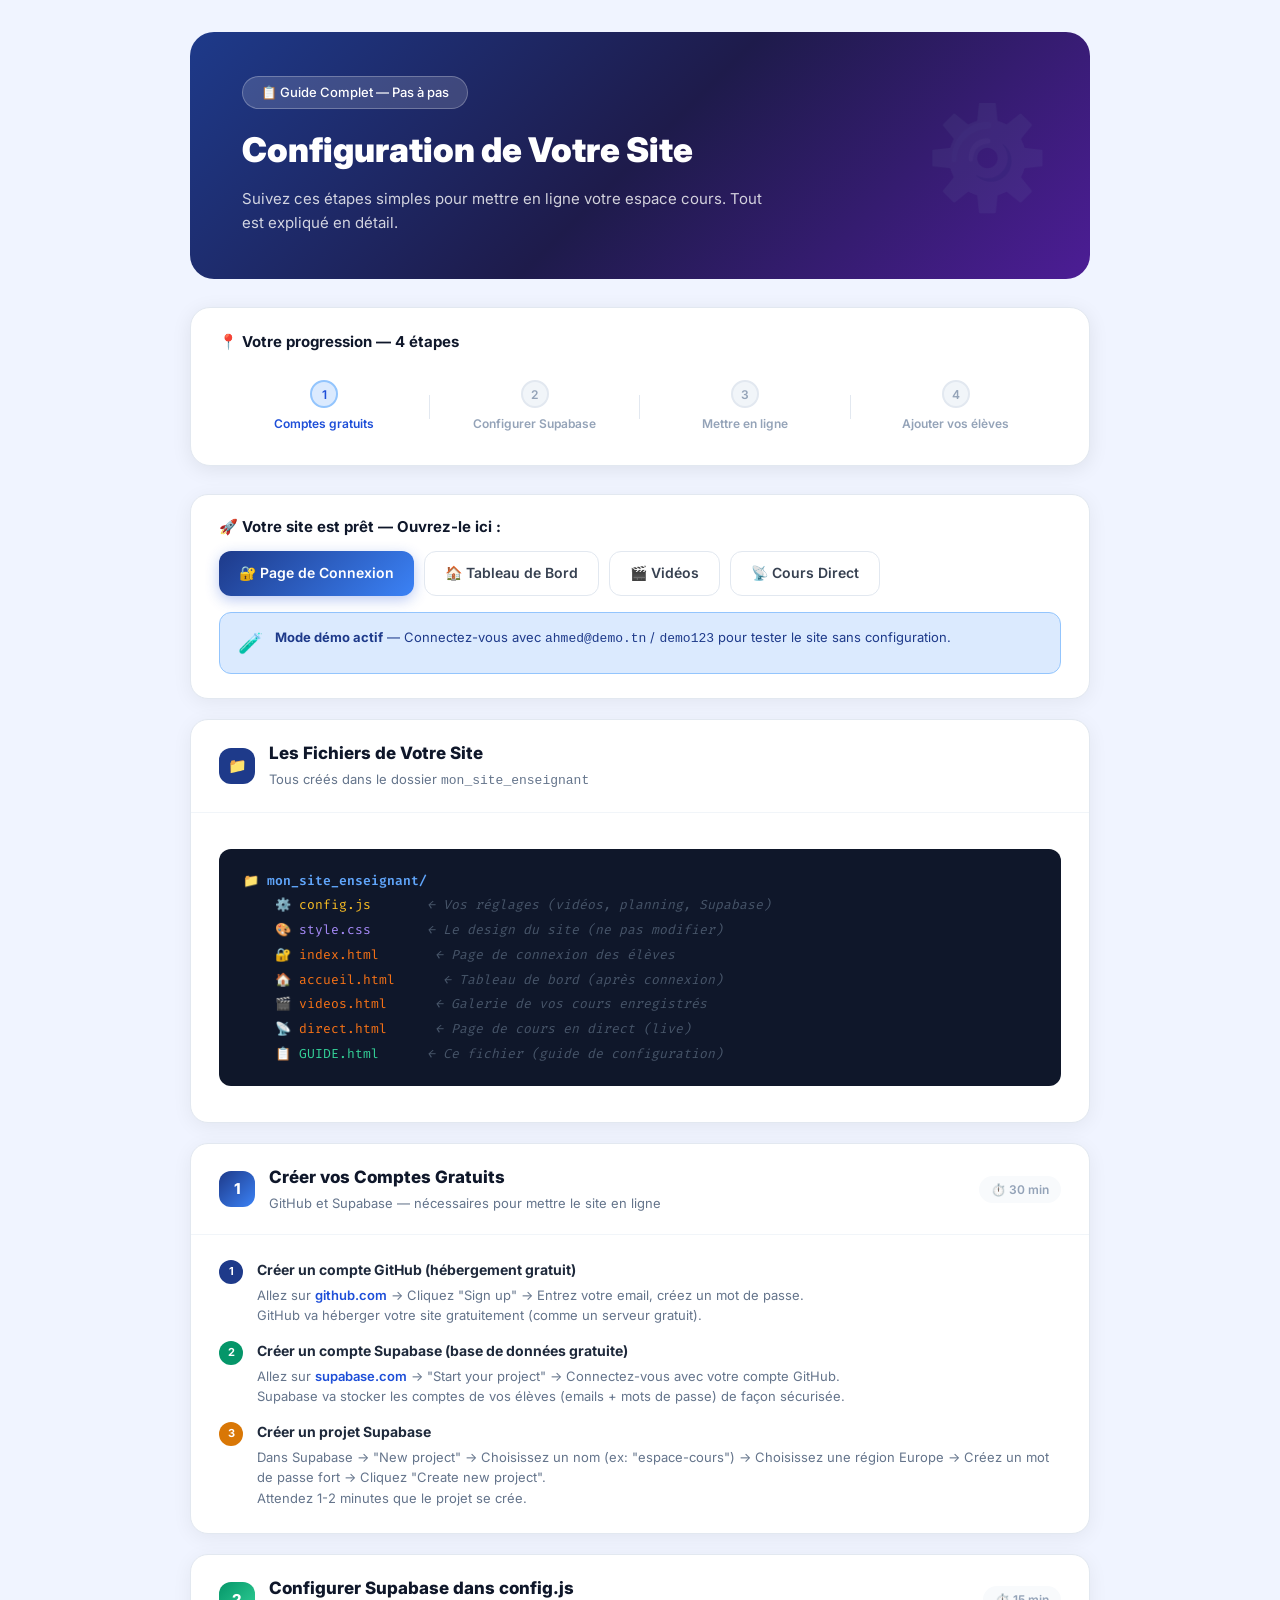
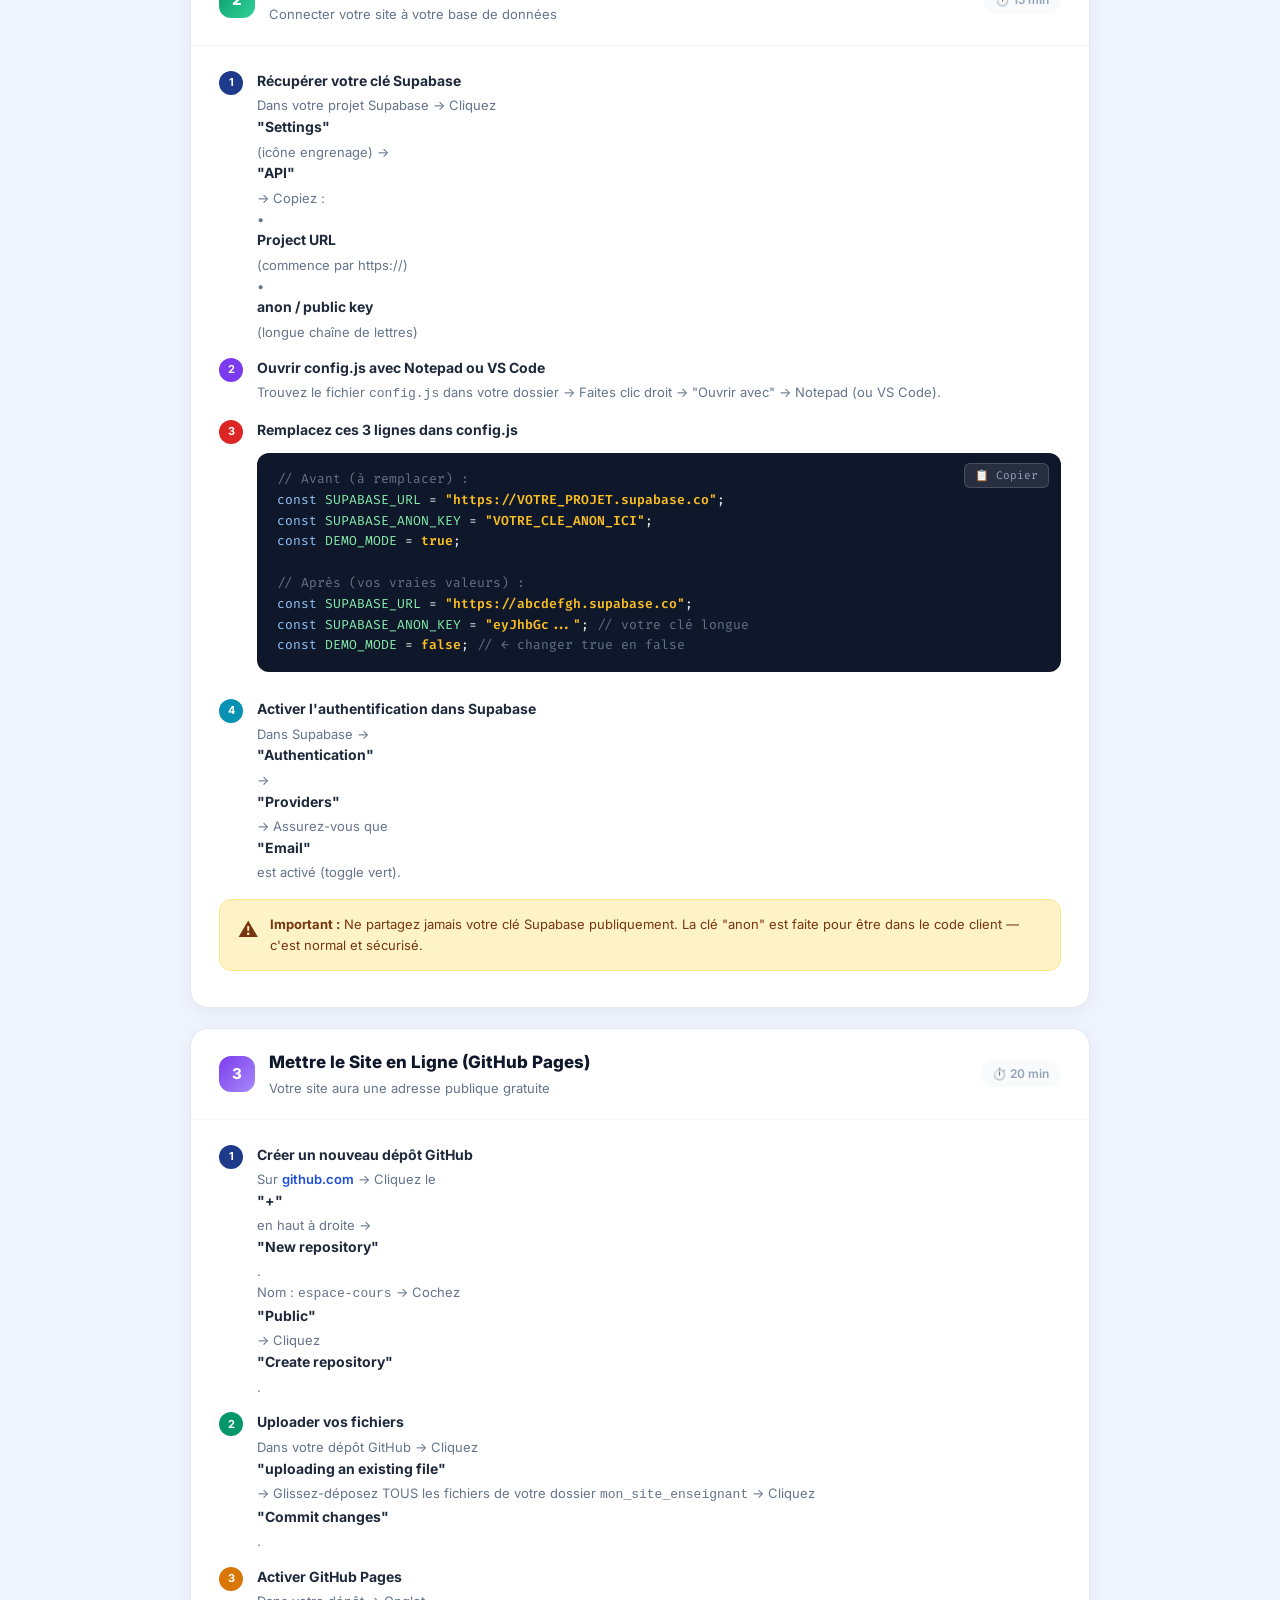
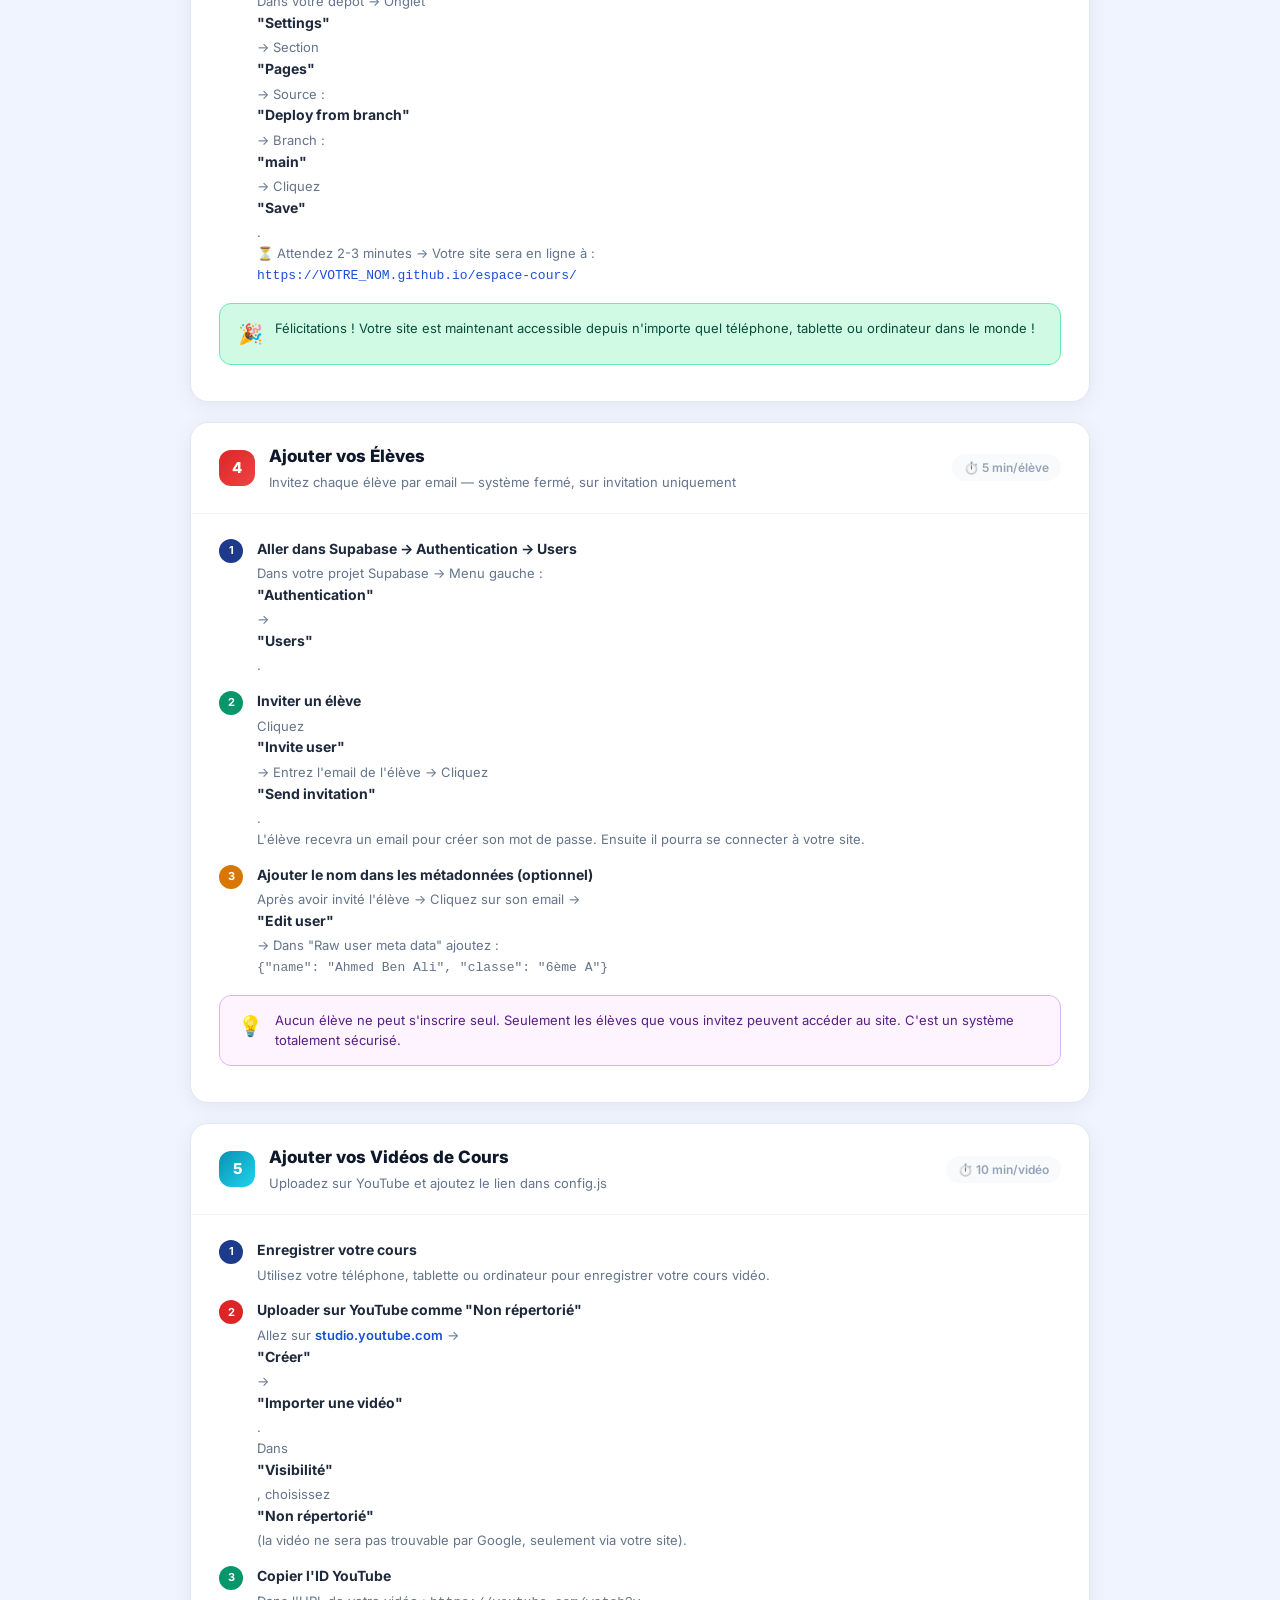
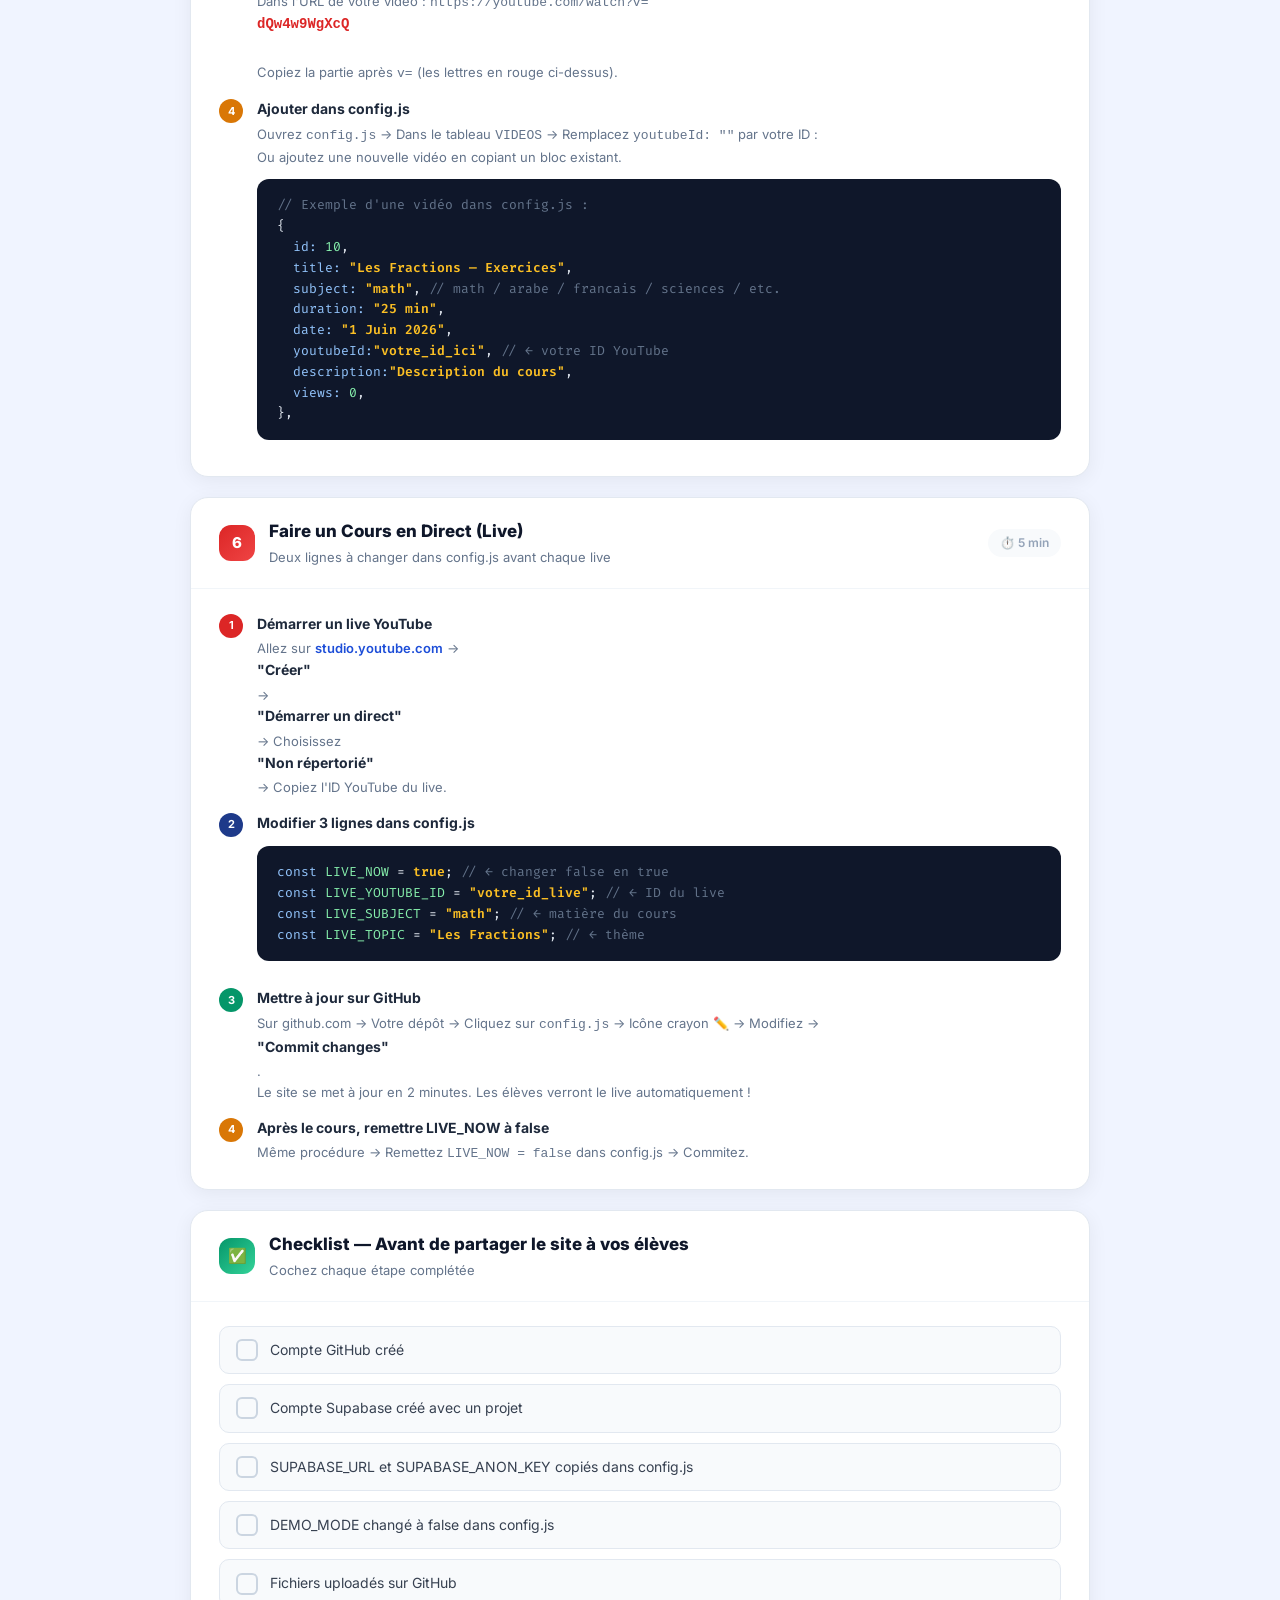
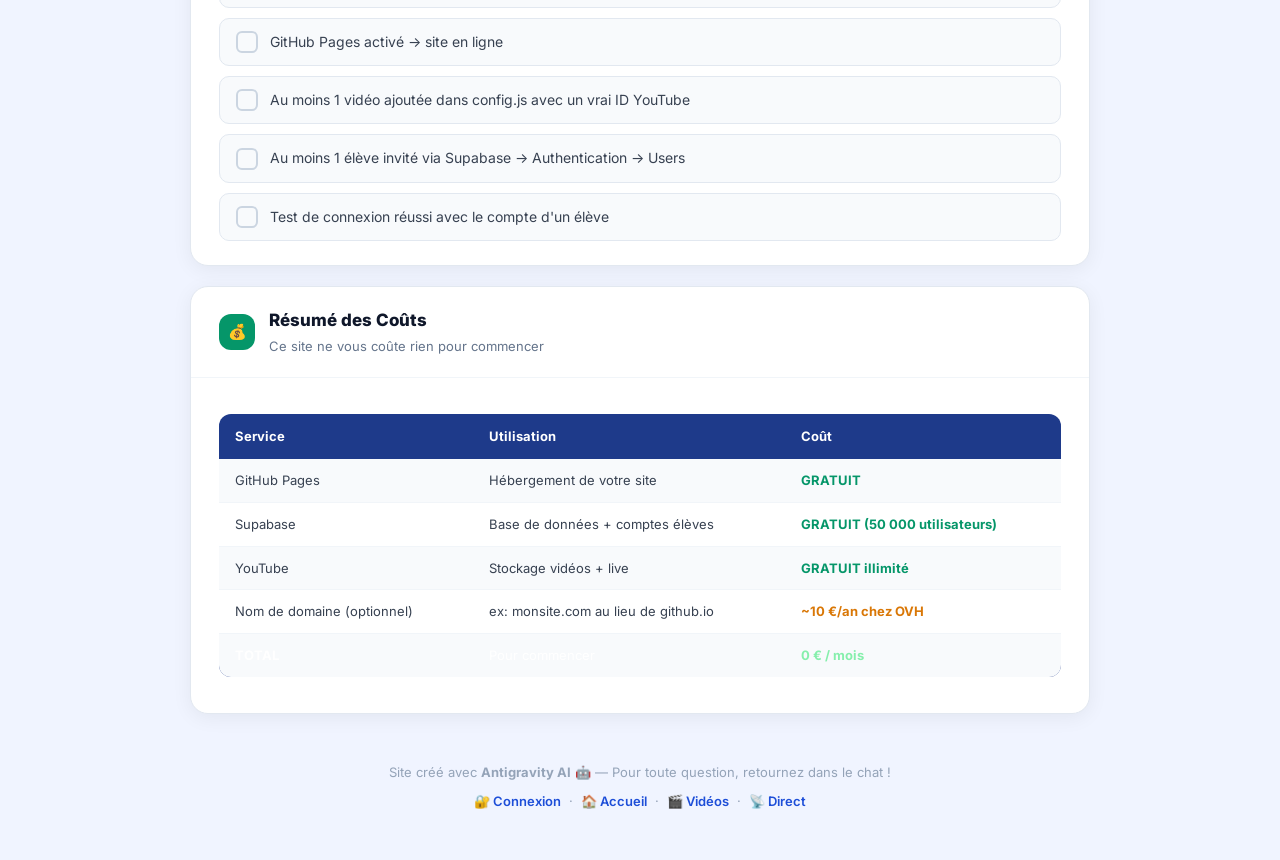
<file: GUIDE.html>
<!DOCTYPE html>
<html lang="fr">
<head>
  <meta charset="UTF-8" />
  <meta name="viewport" content="width=device-width, initial-scale=1.0" />
  <title>Guide de Configuration — Mon Site Enseignant</title>
  <style>
    @import url('https://fonts.googleapis.com/css2?family=Inter:wght@300;400;500;600;700;800;900&family=Tajawal:wght@400;700&display=swap');
    @import url('https://fonts.googleapis.com/css2?family=Fira+Code:wght@400;500&display=swap');

    * { margin: 0; padding: 0; box-sizing: border-box; }
    body { font-family: 'Inter', sans-serif; background: #f0f4ff; color: #0f172a; padding: 32px 16px; line-height: 1.6; }

    .page { max-width: 900px; margin: 0 auto; }

    /* Header */
    .header {
      background: linear-gradient(135deg, #1e3a8a 0%, #1e1b4b 50%, #4c1d95 100%);
      border-radius: 24px; padding: 44px 52px; color: white;
      margin-bottom: 28px; position: relative; overflow: hidden;
    }
    .header::before {
      content: '⚙️'; position: absolute; right: 40px; top: 50%;
      transform: translateY(-50%); font-size: 100px; opacity: 0.08;
    }
    .header-badge {
      display: inline-block; background: rgba(255,255,255,0.15);
      border: 1px solid rgba(255,255,255,0.25); border-radius: 30px;
      padding: 5px 18px; font-size: 13px; font-weight: 500; margin-bottom: 14px;
    }
    .header h1 { font-size: 34px; font-weight: 900; margin-bottom: 10px; }
    .header p  { font-size: 15px; opacity: 0.8; max-width: 520px; }

    /* Progress bar */
    .progress-bar {
      background: white; border-radius: 20px; padding: 22px 28px;
      box-shadow: 0 4px 20px rgba(0,0,0,0.08); border: 1px solid #e2e8f0;
      margin-bottom: 28px;
    }
    .progress-bar h2 { font-size: 15px; font-weight: 700; margin-bottom: 16px; color: #0f172a; }
    .steps-row { display: flex; gap: 0; }
    .step-pill {
      flex: 1; text-align: center; padding: 10px 4px; position: relative;
      font-size: 12px; font-weight: 600; color: #94a3b8;
    }
    .step-pill::after {
      content: ''; position: absolute; top: 50%; right: 0;
      width: 1px; height: 24px; background: #e2e8f0; transform: translateY(-50%);
    }
    .step-pill:last-child::after { display: none; }
    .step-pill .sp-num {
      width: 28px; height: 28px; border-radius: 50%;
      background: #f1f5f9; border: 2px solid #e2e8f0;
      display: flex; align-items: center; justify-content: center;
      margin: 0 auto 6px; font-size: 12px;
    }
    .step-pill.done { color: #059669; }
    .step-pill.done .sp-num { background: #d1fae5; border-color: #6ee7b7; }
    .step-pill.active { color: #1d4ed8; }
    .step-pill.active .sp-num { background: #dbeafe; border-color: #93c5fd; }
    @media (max-width: 600px) { .steps-row { flex-direction: column; gap: 8px; } .step-pill::after { display: none; } }

    /* Cards */
    .card {
      background: white; border-radius: 18px; border: 1px solid #e2e8f0;
      box-shadow: 0 4px 20px rgba(0,0,0,0.06); overflow: hidden;
      margin-bottom: 20px;
    }
    .card-header {
      display: flex; align-items: center; gap: 14px;
      padding: 20px 28px; border-bottom: 1px solid #f1f5f9;
    }
    .card-num {
      width: 36px; height: 36px; border-radius: 12px;
      display: flex; align-items: center; justify-content: center;
      font-size: 15px; font-weight: 800; color: white; flex-shrink: 0;
    }
    .card-title { font-size: 17px; font-weight: 800; color: #0f172a; }
    .card-sub   { font-size: 13px; color: #64748b; margin-top: 2px; }
    .card-time  { margin-left: auto; font-size: 12px; font-weight: 600; color: #94a3b8; background: #f8fafc; padding: 4px 12px; border-radius: 20px; flex-shrink: 0; }
    .card-body  { padding: 24px 28px; }

    /* Step items */
    .step-list { list-style: none; display: flex; flex-direction: column; gap: 14px; }
    .step-item { display: flex; gap: 14px; align-items: flex-start; }
    .step-dot {
      width: 24px; height: 24px; border-radius: 50%; flex-shrink: 0;
      display: flex; align-items: center; justify-content: center;
      font-size: 11px; font-weight: 700; color: white; margin-top: 1px;
    }
    .step-content { flex: 1; }
    .step-content strong { display: block; font-size: 14px; font-weight: 700; color: #1e293b; margin-bottom: 3px; }
    .step-content p { font-size: 13px; color: #64748b; line-height: 1.6; }
    .step-content a { color: #1d4ed8; font-weight: 600; text-decoration: none; }
    .step-content a:hover { text-decoration: underline; }

    /* Code blocks */
    .code-block {
      background: #0f172a; border-radius: 12px;
      padding: 16px 20px; margin: 12px 0;
      font-family: 'Fira Code', monospace; font-size: 13px;
      color: #e2e8f0; overflow-x: auto; position: relative;
    }
    .code-block .comment { color: #64748b; }
    .code-block .key     { color: #93c5fd; }
    .code-block .val     { color: #86efac; }
    .code-block .replace { color: #fbbf24; font-weight: 600; }
    .copy-btn {
      position: absolute; top: 10px; right: 12px;
      background: rgba(255,255,255,0.1); border: 1px solid rgba(255,255,255,0.15);
      color: #94a3b8; border-radius: 6px; padding: 4px 10px;
      font-size: 11px; cursor: pointer; font-family: inherit; transition: all 0.2s;
    }
    .copy-btn:hover { background: rgba(255,255,255,0.2); color: white; }

    /* Alerts */
    .alert {
      display: flex; gap: 12px; align-items: flex-start;
      padding: 14px 18px; border-radius: 12px;
      font-size: 13px; line-height: 1.6; margin: 12px 0;
    }
    .alert-icon { font-size: 20px; flex-shrink: 0; }
    .alert.info    { background: #dbeafe; color: #1e3a8a; border: 1px solid #93c5fd; }
    .alert.success { background: #d1fae5; color: #064e3b; border: 1px solid #6ee7b7; }
    .alert.warning { background: #fef3c7; color: #78350f; border: 1px solid #fde68a; }
    .alert.tip     { background: #fdf4ff; color: #581c87; border: 1px solid #d8b4fe; }

    /* File tree */
    .file-tree {
      background: #0f172a; border-radius: 12px; padding: 20px 24px;
      font-family: 'Fira Code', monospace; font-size: 13px; line-height: 1.9;
      margin: 12px 0;
    }
    .ft-folder { color: #60a5fa; font-weight: 600; }
    .ft-html   { color: #f97316; }
    .ft-css    { color: #a78bfa; }
    .ft-js     { color: #fbbf24; }
    .ft-guide  { color: #34d399; }
    .ft-comment{ color: #475569; font-style: italic; }

    /* Table */
    table { width: 100%; border-collapse: collapse; font-size: 13px; margin: 12px 0; border-radius: 12px; overflow: hidden; }
    th { background: #1e3a8a; color: white; padding: 12px 16px; text-align: left; font-weight: 700; }
    td { padding: 11px 16px; border-bottom: 1px solid #f1f5f9; color: #374151; }
    tr:last-child td { border-bottom: none; }
    tr:nth-child(even) td { background: #f8fafc; }

    /* Quick actions */
    .quick-btns { display: flex; gap: 10px; flex-wrap: wrap; margin-top: 8px; }
    .qbtn {
      display: inline-flex; align-items: center; gap: 8px;
      padding: 10px 20px; border-radius: 12px;
      font-size: 14px; font-weight: 600; text-decoration: none;
      border: none; cursor: pointer; transition: all 0.2s; font-family: inherit;
    }
    .qbtn:hover { transform: translateY(-2px); }
    .qbtn-primary { background: linear-gradient(135deg,#1e3a8a,#3b82f6); color: white; box-shadow: 0 4px 14px rgba(29,78,216,0.3); }
    .qbtn-outline { background: white; border: 1.5px solid #e2e8f0; color: #374151; }
    .qbtn-outline:hover { border-color: #3b82f6; color: #1d4ed8; }

    /* Section divider */
    .divider { height: 1px; background: #e2e8f0; margin: 8px 0 20px; }

    /* Checklist */
    .checklist { list-style: none; display: flex; flex-direction: column; gap: 10px; }
    .checklist li {
      display: flex; align-items: center; gap: 12px;
      font-size: 14px; color: #374151;
      background: #f8fafc; border: 1px solid #e2e8f0;
      border-radius: 10px; padding: 12px 16px;
    }
    .check-box {
      width: 22px; height: 22px; border: 2px solid #cbd5e1;
      border-radius: 6px; flex-shrink: 0; display: flex; align-items: center; justify-content: center;
      cursor: pointer; transition: all 0.2s; font-size: 13px;
    }
    .check-box.checked { background: #1d4ed8; border-color: #1d4ed8; color: white; }

    /* Footer */
    .footer {
      text-align: center; color: #94a3b8; font-size: 13px;
      padding: 28px 0; margin-top: 8px;
    }
    .footer a { color: #1d4ed8; font-weight: 600; text-decoration: none; }

    @media print {
      body { background: white; }
      .page { max-width: 100%; }
      .header { -webkit-print-color-adjust: exact; print-color-adjust: exact; }
      th { -webkit-print-color-adjust: exact; print-color-adjust: exact; }
    }
  </style>
</head>
<body>
<div class="page">

  <!-- Header -->
  <div class="header">
    <div class="header-badge">📋 Guide Complet — Pas à pas</div>
    <h1>Configuration de Votre Site</h1>
    <p>Suivez ces étapes simples pour mettre en ligne votre espace cours. Tout est expliqué en détail.</p>
  </div>

  <!-- Progress -->
  <div class="progress-bar">
    <h2>📍 Votre progression — 4 étapes</h2>
    <div class="steps-row">
      <div class="step-pill active">
        <div class="sp-num">1</div>Comptes gratuits
      </div>
      <div class="step-pill">
        <div class="sp-num">2</div>Configurer Supabase
      </div>
      <div class="step-pill">
        <div class="sp-num">3</div>Mettre en ligne
      </div>
      <div class="step-pill">
        <div class="sp-num">4</div>Ajouter vos élèves
      </div>
    </div>
  </div>

  <!-- Quick links to site pages -->
  <div class="card">
    <div class="card-body" style="padding-top:20px;">
      <p style="font-weight:700;font-size:15px;margin-bottom:12px;">🚀 Votre site est prêt — Ouvrez-le ici :</p>
      <div class="quick-btns">
        <a href="index.html"   class="qbtn qbtn-primary">🔐 Page de Connexion</a>
        <a href="accueil.html" class="qbtn qbtn-outline">🏠 Tableau de Bord</a>
        <a href="videos.html"  class="qbtn qbtn-outline">🎬 Vidéos</a>
        <a href="direct.html"  class="qbtn qbtn-outline">📡 Cours Direct</a>
      </div>
      <div class="alert info" style="margin-top:16px;margin-bottom:0;">
        <span class="alert-icon">🧪</span>
        <div><strong>Mode démo actif</strong> — Connectez-vous avec <code>ahmed@demo.tn</code> / <code>demo123</code> pour tester le site sans configuration.</div>
      </div>
    </div>
  </div>

  <!-- Files list -->
  <div class="card">
    <div class="card-header">
      <div class="card-num" style="background:#1e3a8a;">📁</div>
      <div>
        <div class="card-title">Les Fichiers de Votre Site</div>
        <div class="card-sub">Tous créés dans le dossier <code>mon_site_enseignant</code></div>
      </div>
    </div>
    <div class="card-body">
      <div class="file-tree">
        <span class="ft-folder">📁 mon_site_enseignant/</span><br/>
        &nbsp;&nbsp;&nbsp;&nbsp;<span class="ft-js">⚙️ config.js</span>
        &nbsp;&nbsp;&nbsp;&nbsp;&nbsp;&nbsp;<span class="ft-comment">← Vos réglages (vidéos, planning, Supabase)</span><br/>
        &nbsp;&nbsp;&nbsp;&nbsp;<span class="ft-css">🎨 style.css</span>
        &nbsp;&nbsp;&nbsp;&nbsp;&nbsp;&nbsp;<span class="ft-comment">← Le design du site (ne pas modifier)</span><br/>
        &nbsp;&nbsp;&nbsp;&nbsp;<span class="ft-html">🔐 index.html</span>
        &nbsp;&nbsp;&nbsp;&nbsp;&nbsp;&nbsp;<span class="ft-comment">← Page de connexion des élèves</span><br/>
        &nbsp;&nbsp;&nbsp;&nbsp;<span class="ft-html">🏠 accueil.html</span>
        &nbsp;&nbsp;&nbsp;&nbsp;&nbsp;<span class="ft-comment">← Tableau de bord (après connexion)</span><br/>
        &nbsp;&nbsp;&nbsp;&nbsp;<span class="ft-html">🎬 videos.html</span>
        &nbsp;&nbsp;&nbsp;&nbsp;&nbsp;<span class="ft-comment">← Galerie de vos cours enregistrés</span><br/>
        &nbsp;&nbsp;&nbsp;&nbsp;<span class="ft-html">📡 direct.html</span>
        &nbsp;&nbsp;&nbsp;&nbsp;&nbsp;<span class="ft-comment">← Page de cours en direct (live)</span><br/>
        &nbsp;&nbsp;&nbsp;&nbsp;<span class="ft-guide">📋 GUIDE.html</span>
        &nbsp;&nbsp;&nbsp;&nbsp;&nbsp;<span class="ft-comment">← Ce fichier (guide de configuration)</span>
      </div>
    </div>
  </div>

  <!-- ETAPE 1 -->
  <div class="card">
    <div class="card-header">
      <div class="card-num" style="background:linear-gradient(135deg,#1e3a8a,#3b82f6);">1</div>
      <div>
        <div class="card-title">Créer vos Comptes Gratuits</div>
        <div class="card-sub">GitHub et Supabase — nécessaires pour mettre le site en ligne</div>
      </div>
      <div class="card-time">⏱️ 30 min</div>
    </div>
    <div class="card-body">
      <ul class="step-list">
        <li class="step-item">
          <div class="step-dot" style="background:#1e3a8a;">1</div>
          <div class="step-content">
            <strong>Créer un compte GitHub (hébergement gratuit)</strong>
            <p>Allez sur <a href="https://github.com" target="_blank">github.com</a> → Cliquez "Sign up" → Entrez votre email, créez un mot de passe.<br/>
            GitHub va héberger votre site gratuitement (comme un serveur gratuit).</p>
          </div>
        </li>
        <li class="step-item">
          <div class="step-dot" style="background:#059669;">2</div>
          <div class="step-content">
            <strong>Créer un compte Supabase (base de données gratuite)</strong>
            <p>Allez sur <a href="https://supabase.com" target="_blank">supabase.com</a> → "Start your project" → Connectez-vous avec votre compte GitHub.<br/>
            Supabase va stocker les comptes de vos élèves (emails + mots de passe) de façon sécurisée.</p>
          </div>
        </li>
        <li class="step-item">
          <div class="step-dot" style="background:#d97706;">3</div>
          <div class="step-content">
            <strong>Créer un projet Supabase</strong>
            <p>Dans Supabase → "New project" → Choisissez un nom (ex: "espace-cours") → Choisissez une région Europe → Créez un mot de passe fort → Cliquez "Create new project".<br/>
            Attendez 1-2 minutes que le projet se crée.</p>
          </div>
        </li>
      </ul>
    </div>
  </div>

  <!-- ETAPE 2 -->
  <div class="card">
    <div class="card-header">
      <div class="card-num" style="background:linear-gradient(135deg,#059669,#34d399);">2</div>
      <div>
        <div class="card-title">Configurer Supabase dans config.js</div>
        <div class="card-sub">Connecter votre site à votre base de données</div>
      </div>
      <div class="card-time">⏱️ 15 min</div>
    </div>
    <div class="card-body">
      <ul class="step-list">
        <li class="step-item">
          <div class="step-dot" style="background:#1e3a8a;">1</div>
          <div class="step-content">
            <strong>Récupérer votre clé Supabase</strong>
            <p>Dans votre projet Supabase → Cliquez <strong>"Settings"</strong> (icône engrenage) → <strong>"API"</strong> → Copiez :<br/>
            • <strong>Project URL</strong> (commence par https://)<br/>
            • <strong>anon / public key</strong> (longue chaîne de lettres)</p>
          </div>
        </li>
        <li class="step-item">
          <div class="step-dot" style="background:#7c3aed;">2</div>
          <div class="step-content">
            <strong>Ouvrir config.js avec Notepad ou VS Code</strong>
            <p>Trouvez le fichier <code>config.js</code> dans votre dossier → Faites clic droit → "Ouvrir avec" → Notepad (ou VS Code).</p>
          </div>
        </li>
        <li class="step-item">
          <div class="step-dot" style="background:#dc2626;">3</div>
          <div class="step-content">
            <strong>Remplacez ces 3 lignes dans config.js</strong>
            <div class="code-block">
              <button class="copy-btn" onclick="this.textContent='✅ Copié!'">📋 Copier</button>
<span class="comment">// Avant (à remplacer) :</span><br/>
<span class="key">const</span> <span class="val">SUPABASE_URL</span>      = <span class="replace">"https://VOTRE_PROJET.supabase.co"</span>;<br/>
<span class="key">const</span> <span class="val">SUPABASE_ANON_KEY</span> = <span class="replace">"VOTRE_CLE_ANON_ICI"</span>;<br/>
<span class="key">const</span> <span class="val">DEMO_MODE</span>         = <span class="replace">true</span>;<br/><br/>
<span class="comment">// Après (vos vraies valeurs) :</span><br/>
<span class="key">const</span> <span class="val">SUPABASE_URL</span>      = <span class="replace">"https://abcdefgh.supabase.co"</span>;<br/>
<span class="key">const</span> <span class="val">SUPABASE_ANON_KEY</span> = <span class="replace">"eyJhbGc..."</span>; <span class="comment">// votre clé longue</span><br/>
<span class="key">const</span> <span class="val">DEMO_MODE</span>         = <span class="replace">false</span>; <span class="comment">// ← changer true en false</span>
            </div>
          </div>
        </li>
        <li class="step-item">
          <div class="step-dot" style="background:#0891b2;">4</div>
          <div class="step-content">
            <strong>Activer l'authentification dans Supabase</strong>
            <p>Dans Supabase → <strong>"Authentication"</strong> → <strong>"Providers"</strong> → Assurez-vous que <strong>"Email"</strong> est activé (toggle vert).</p>
          </div>
        </li>
      </ul>
      <div class="alert warning" style="margin-top:16px;">
        <span class="alert-icon">⚠️</span>
        <div><strong>Important :</strong> Ne partagez jamais votre clé Supabase publiquement. La clé "anon" est faite pour être dans le code client — c'est normal et sécurisé.</div>
      </div>
    </div>
  </div>

  <!-- ETAPE 3 -->
  <div class="card">
    <div class="card-header">
      <div class="card-num" style="background:linear-gradient(135deg,#7c3aed,#a78bfa);">3</div>
      <div>
        <div class="card-title">Mettre le Site en Ligne (GitHub Pages)</div>
        <div class="card-sub">Votre site aura une adresse publique gratuite</div>
      </div>
      <div class="card-time">⏱️ 20 min</div>
    </div>
    <div class="card-body">
      <ul class="step-list">
        <li class="step-item">
          <div class="step-dot" style="background:#1e3a8a;">1</div>
          <div class="step-content">
            <strong>Créer un nouveau dépôt GitHub</strong>
            <p>Sur <a href="https://github.com" target="_blank">github.com</a> → Cliquez le <strong>"+"</strong> en haut à droite → <strong>"New repository"</strong>.<br/>
            Nom : <code>espace-cours</code> → Cochez <strong>"Public"</strong> → Cliquez <strong>"Create repository"</strong>.</p>
          </div>
        </li>
        <li class="step-item">
          <div class="step-dot" style="background:#059669;">2</div>
          <div class="step-content">
            <strong>Uploader vos fichiers</strong>
            <p>Dans votre dépôt GitHub → Cliquez <strong>"uploading an existing file"</strong> → Glissez-déposez TOUS les fichiers de votre dossier <code>mon_site_enseignant</code> → Cliquez <strong>"Commit changes"</strong>.</p>
          </div>
        </li>
        <li class="step-item">
          <div class="step-dot" style="background:#d97706;">3</div>
          <div class="step-content">
            <strong>Activer GitHub Pages</strong>
            <p>Dans votre dépôt → Onglet <strong>"Settings"</strong> → Section <strong>"Pages"</strong> → Source : <strong>"Deploy from branch"</strong> → Branch : <strong>"main"</strong> → Cliquez <strong>"Save"</strong>.<br/>
            ⏳ Attendez 2-3 minutes → Votre site sera en ligne à :<br/>
            <code style="color:#1d4ed8;">https://VOTRE_NOM.github.io/espace-cours/</code></p>
          </div>
        </li>
      </ul>
      <div class="alert success" style="margin-top:16px;">
        <span class="alert-icon">🎉</span>
        <div>Félicitations ! Votre site est maintenant accessible depuis n'importe quel téléphone, tablette ou ordinateur dans le monde !</div>
      </div>
    </div>
  </div>

  <!-- ETAPE 4 -->
  <div class="card">
    <div class="card-header">
      <div class="card-num" style="background:linear-gradient(135deg,#dc2626,#ef4444);">4</div>
      <div>
        <div class="card-title">Ajouter vos Élèves</div>
        <div class="card-sub">Invitez chaque élève par email — système fermé, sur invitation uniquement</div>
      </div>
      <div class="card-time">⏱️ 5 min/élève</div>
    </div>
    <div class="card-body">
      <ul class="step-list">
        <li class="step-item">
          <div class="step-dot" style="background:#1e3a8a;">1</div>
          <div class="step-content">
            <strong>Aller dans Supabase → Authentication → Users</strong>
            <p>Dans votre projet Supabase → Menu gauche : <strong>"Authentication"</strong> → <strong>"Users"</strong>.</p>
          </div>
        </li>
        <li class="step-item">
          <div class="step-dot" style="background:#059669;">2</div>
          <div class="step-content">
            <strong>Inviter un élève</strong>
            <p>Cliquez <strong>"Invite user"</strong> → Entrez l'email de l'élève → Cliquez <strong>"Send invitation"</strong>.<br/>
            L'élève recevra un email pour créer son mot de passe. Ensuite il pourra se connecter à votre site.</p>
          </div>
        </li>
        <li class="step-item">
          <div class="step-dot" style="background:#d97706;">3</div>
          <div class="step-content">
            <strong>Ajouter le nom dans les métadonnées (optionnel)</strong>
            <p>Après avoir invité l'élève → Cliquez sur son email → <strong>"Edit user"</strong> → Dans "Raw user meta data" ajoutez :<br/>
            <code>{"name": "Ahmed Ben Ali", "classe": "6ème A"}</code></p>
          </div>
        </li>
      </ul>
      <div class="alert tip" style="margin-top:16px;">
        <span class="alert-icon">💡</span>
        <div>Aucun élève ne peut s'inscrire seul. Seulement les élèves que vous invitez peuvent accéder au site. C'est un système totalement sécurisé.</div>
      </div>
    </div>
  </div>

  <!-- ETAPE 5: Ajouter des vidéos -->
  <div class="card">
    <div class="card-header">
      <div class="card-num" style="background:linear-gradient(135deg,#0891b2,#22d3ee);">5</div>
      <div>
        <div class="card-title">Ajouter vos Vidéos de Cours</div>
        <div class="card-sub">Uploadez sur YouTube et ajoutez le lien dans config.js</div>
      </div>
      <div class="card-time">⏱️ 10 min/vidéo</div>
    </div>
    <div class="card-body">
      <ul class="step-list">
        <li class="step-item">
          <div class="step-dot" style="background:#1e3a8a;">1</div>
          <div class="step-content">
            <strong>Enregistrer votre cours</strong>
            <p>Utilisez votre téléphone, tablette ou ordinateur pour enregistrer votre cours vidéo.</p>
          </div>
        </li>
        <li class="step-item">
          <div class="step-dot" style="background:#dc2626;">2</div>
          <div class="step-content">
            <strong>Uploader sur YouTube comme "Non répertorié"</strong>
            <p>Allez sur <a href="https://studio.youtube.com" target="_blank">studio.youtube.com</a> → <strong>"Créer"</strong> → <strong>"Importer une vidéo"</strong>.<br/>
            Dans <strong>"Visibilité"</strong>, choisissez <strong>"Non répertorié"</strong> (la vidéo ne sera pas trouvable par Google, seulement via votre site).</p>
          </div>
        </li>
        <li class="step-item">
          <div class="step-dot" style="background:#059669;">3</div>
          <div class="step-content">
            <strong>Copier l'ID YouTube</strong>
            <p>Dans l'URL de votre vidéo : <code>https://youtube.com/watch?v=<strong style="color:#dc2626;">dQw4w9WgXcQ</strong></code><br/>
            Copiez la partie après <code>v=</code> (les lettres en rouge ci-dessus).</p>
          </div>
        </li>
        <li class="step-item">
          <div class="step-dot" style="background:#d97706;">4</div>
          <div class="step-content">
            <strong>Ajouter dans config.js</strong>
            <p>Ouvrez <code>config.js</code> → Dans le tableau <code>VIDEOS</code> → Remplacez <code>youtubeId: ""</code> par votre ID :<br/>
            Ou ajoutez une nouvelle vidéo en copiant un bloc existant.</p>
            <div class="code-block">
<span class="comment">// Exemple d'une vidéo dans config.js :</span><br/>
{<br/>
&nbsp;&nbsp;<span class="key">id:</span> <span class="val">10</span>,<br/>
&nbsp;&nbsp;<span class="key">title:</span>    <span class="replace">"Les Fractions — Exercices"</span>,<br/>
&nbsp;&nbsp;<span class="key">subject:</span>  <span class="replace">"math"</span>,  <span class="comment">// math / arabe / francais / sciences / etc.</span><br/>
&nbsp;&nbsp;<span class="key">duration:</span> <span class="replace">"25 min"</span>,<br/>
&nbsp;&nbsp;<span class="key">date:</span>     <span class="replace">"1 Juin 2026"</span>,<br/>
&nbsp;&nbsp;<span class="key">youtubeId:</span><span class="replace">"votre_id_ici"</span>,  <span class="comment">// ← votre ID YouTube</span><br/>
&nbsp;&nbsp;<span class="key">description:</span><span class="replace">"Description du cours"</span>,<br/>
&nbsp;&nbsp;<span class="key">views:</span> <span class="val">0</span>,<br/>
},
            </div>
          </div>
        </li>
      </ul>
    </div>
  </div>

  <!-- ETAPE 6: Faire un live -->
  <div class="card">
    <div class="card-header">
      <div class="card-num" style="background:linear-gradient(135deg,#dc2626,#ef4444);">6</div>
      <div>
        <div class="card-title">Faire un Cours en Direct (Live)</div>
        <div class="card-sub">Deux lignes à changer dans config.js avant chaque live</div>
      </div>
      <div class="card-time">⏱️ 5 min</div>
    </div>
    <div class="card-body">
      <ul class="step-list">
        <li class="step-item">
          <div class="step-dot" style="background:#dc2626;">1</div>
          <div class="step-content">
            <strong>Démarrer un live YouTube</strong>
            <p>Allez sur <a href="https://studio.youtube.com" target="_blank">studio.youtube.com</a> → <strong>"Créer"</strong> → <strong>"Démarrer un direct"</strong> → Choisissez <strong>"Non répertorié"</strong> → Copiez l'ID YouTube du live.</p>
          </div>
        </li>
        <li class="step-item">
          <div class="step-dot" style="background:#1e3a8a;">2</div>
          <div class="step-content">
            <strong>Modifier 3 lignes dans config.js</strong>
            <div class="code-block">
<span class="key">const</span> <span class="val">LIVE_NOW</span>        = <span class="replace">true</span>;  <span class="comment">// ← changer false en true</span><br/>
<span class="key">const</span> <span class="val">LIVE_YOUTUBE_ID</span> = <span class="replace">"votre_id_live"</span>;  <span class="comment">// ← ID du live</span><br/>
<span class="key">const</span> <span class="val">LIVE_SUBJECT</span>    = <span class="replace">"math"</span>;  <span class="comment">// ← matière du cours</span><br/>
<span class="key">const</span> <span class="val">LIVE_TOPIC</span>      = <span class="replace">"Les Fractions"</span>;  <span class="comment">// ← thème</span>
            </div>
          </div>
        </li>
        <li class="step-item">
          <div class="step-dot" style="background:#059669;">3</div>
          <div class="step-content">
            <strong>Mettre à jour sur GitHub</strong>
            <p>Sur github.com → Votre dépôt → Cliquez sur <code>config.js</code> → Icône crayon ✏️ → Modifiez → <strong>"Commit changes"</strong>.<br/>
            Le site se met à jour en 2 minutes. Les élèves verront le live automatiquement !</p>
          </div>
        </li>
        <li class="step-item">
          <div class="step-dot" style="background:#d97706;">4</div>
          <div class="step-content">
            <strong>Après le cours, remettre LIVE_NOW à false</strong>
            <p>Même procédure → Remettez <code>LIVE_NOW = false</code> dans config.js → Commitez.</p>
          </div>
        </li>
      </ul>
    </div>
  </div>

  <!-- Checklist finale -->
  <div class="card">
    <div class="card-header">
      <div class="card-num" style="background:linear-gradient(135deg,#059669,#34d399);">✅</div>
      <div>
        <div class="card-title">Checklist — Avant de partager le site à vos élèves</div>
        <div class="card-sub">Cochez chaque étape complétée</div>
      </div>
    </div>
    <div class="card-body">
      <ul class="checklist" id="checklist">
        <li><div class="check-box" onclick="this.classList.toggle('checked');this.textContent=this.classList.contains('checked')?'✓':''"></div> Compte GitHub créé</li>
        <li><div class="check-box" onclick="this.classList.toggle('checked');this.textContent=this.classList.contains('checked')?'✓':''"></div> Compte Supabase créé avec un projet</li>
        <li><div class="check-box" onclick="this.classList.toggle('checked');this.textContent=this.classList.contains('checked')?'✓':''"></div> SUPABASE_URL et SUPABASE_ANON_KEY copiés dans config.js</li>
        <li><div class="check-box" onclick="this.classList.toggle('checked');this.textContent=this.classList.contains('checked')?'✓':''"></div> DEMO_MODE changé à false dans config.js</li>
        <li><div class="check-box" onclick="this.classList.toggle('checked');this.textContent=this.classList.contains('checked')?'✓':''"></div> Fichiers uploadés sur GitHub</li>
        <li><div class="check-box" onclick="this.classList.toggle('checked');this.textContent=this.classList.contains('checked')?'✓':''"></div> GitHub Pages activé → site en ligne</li>
        <li><div class="check-box" onclick="this.classList.toggle('checked');this.textContent=this.classList.contains('checked')?'✓':''"></div> Au moins 1 vidéo ajoutée dans config.js avec un vrai ID YouTube</li>
        <li><div class="check-box" onclick="this.classList.toggle('checked');this.textContent=this.classList.contains('checked')?'✓':''"></div> Au moins 1 élève invité via Supabase → Authentication → Users</li>
        <li><div class="check-box" onclick="this.classList.toggle('checked');this.textContent=this.classList.contains('checked')?'✓':''"></div> Test de connexion réussi avec le compte d'un élève</li>
      </ul>
    </div>
  </div>

  <!-- Costs table -->
  <div class="card">
    <div class="card-header">
      <div class="card-num" style="background:#059669;">💰</div>
      <div>
        <div class="card-title">Résumé des Coûts</div>
        <div class="card-sub">Ce site ne vous coûte rien pour commencer</div>
      </div>
    </div>
    <div class="card-body">
      <table>
        <tr><th>Service</th><th>Utilisation</th><th>Coût</th></tr>
        <tr><td>GitHub Pages</td><td>Hébergement de votre site</td><td style="color:#059669;font-weight:700;">GRATUIT</td></tr>
        <tr><td>Supabase</td><td>Base de données + comptes élèves</td><td style="color:#059669;font-weight:700;">GRATUIT (50 000 utilisateurs)</td></tr>
        <tr><td>YouTube</td><td>Stockage vidéos + live</td><td style="color:#059669;font-weight:700;">GRATUIT illimité</td></tr>
        <tr><td>Nom de domaine (optionnel)</td><td>ex: monsite.com au lieu de github.io</td><td style="color:#d97706;font-weight:700;">~10 €/an chez OVH</td></tr>
        <tr style="background:#1e3a8a;"><td style="color:white;font-weight:700;">TOTAL</td><td style="color:white;">Pour commencer</td><td style="color:#86efac;font-weight:700;">0 € / mois</td></tr>
      </table>
    </div>
  </div>

  <!-- Footer -->
  <div class="footer">
    <p>Site créé avec <strong>Antigravity AI</strong> 🤖 — Pour toute question, retournez dans le chat !</p>
    <p style="margin-top:8px;">
      <a href="index.html">🔐 Connexion</a> &nbsp;·&nbsp;
      <a href="accueil.html">🏠 Accueil</a> &nbsp;·&nbsp;
      <a href="videos.html">🎬 Vidéos</a> &nbsp;·&nbsp;
      <a href="direct.html">📡 Direct</a>
    </p>
  </div>

</div><!-- end page -->
</body>
</html>
</file>
